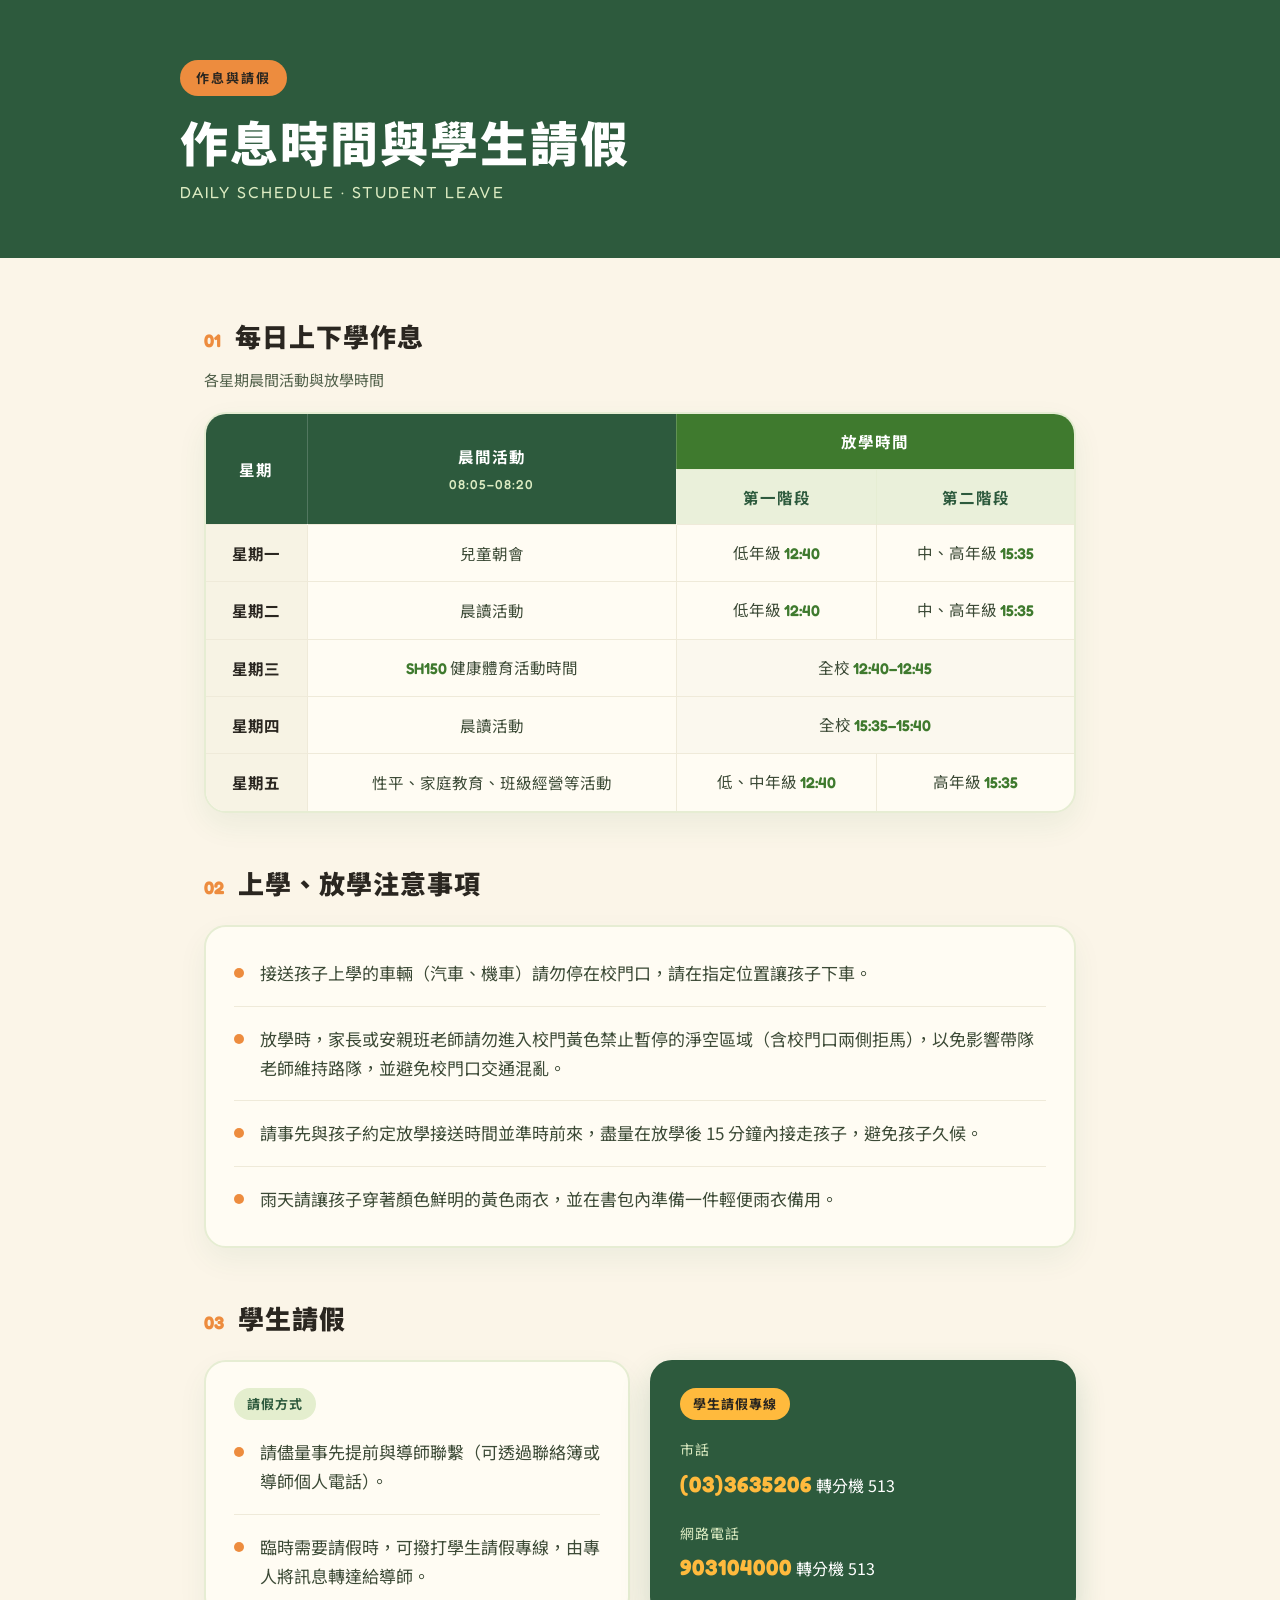
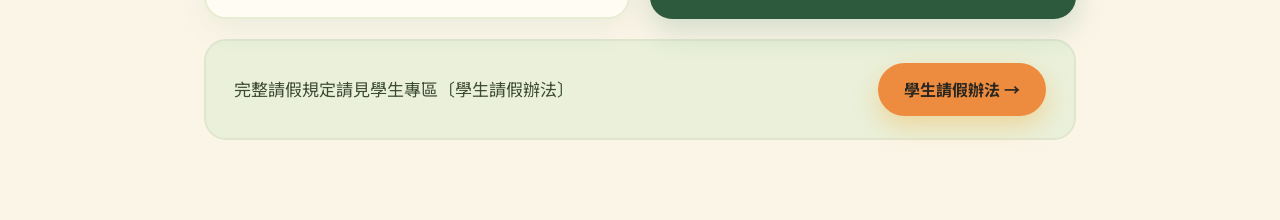
<file: attendance/index.html>
<!DOCTYPE html>
<html lang="zh-Hant-TW">
<head>
<meta charset="utf-8">
<meta name="viewport" content="width=device-width, initial-scale=1">
<title>作息時間與學生請假｜桃園市八德區大忠國小</title>
<link rel="stylesheet" href="styles.css">
</head>
<body>

<header class="site-header">
  <div class="header-inner">
    <span class="badge">作息與請假</span>
    <h1>作息時間與學生請假</h1>
    <p class="subtitle">DAILY SCHEDULE · STUDENT LEAVE</p>
  </div>
</header>

<main class="main">

  <!-- 01 每日上下學作息 -->
  <section>
    <div class="section-head">
      <span class="section-num">01</span>
      <h2>每日上下學作息</h2>
    </div>
    <p class="section-desc">各星期晨間活動與放學時間</p>

    <div class="table-card">
      <table class="schedule">
        <thead>
          <tr>
            <th class="th-main" rowspan="2" scope="col">星期</th>
            <th class="th-main" rowspan="2" scope="col">晨間活動<br><span class="time">08:05–08:20</span></th>
            <th class="th-group" colspan="2" scope="colgroup">放學時間</th>
          </tr>
          <tr>
            <th class="th-sub" scope="col">第一階段</th>
            <th class="th-sub" scope="col">第二階段</th>
          </tr>
        </thead>
        <tbody>
          <tr>
            <th scope="row">星期一</th>
            <td>兒童朝會</td>
            <td>低年級 <span class="t">12:40</span></td>
            <td>中、高年級 <span class="t">15:35</span></td>
          </tr>
          <tr>
            <th scope="row">星期二</th>
            <td>晨讀活動</td>
            <td>低年級 <span class="t">12:40</span></td>
            <td>中、高年級 <span class="t">15:35</span></td>
          </tr>
          <tr>
            <th scope="row">星期三</th>
            <td><span class="t">SH150</span> 健康體育活動時間</td>
            <td class="cell-all" colspan="2">全校 <span class="t">12:40–12:45</span></td>
          </tr>
          <tr>
            <th scope="row">星期四</th>
            <td>晨讀活動</td>
            <td class="cell-all" colspan="2">全校 <span class="t">15:35–15:40</span></td>
          </tr>
          <tr>
            <th scope="row">星期五</th>
            <td>性平、家庭教育、班級經營等活動</td>
            <td>低、中年級 <span class="t">12:40</span></td>
            <td>高年級 <span class="t">15:35</span></td>
          </tr>
        </tbody>
      </table>
    </div>
  </section>

  <!-- 02 上學、放學注意事項 -->
  <section>
    <div class="section-head">
      <span class="section-num">02</span>
      <h2>上學、放學注意事項</h2>
    </div>

    <div class="notice-card">
      <div class="notice-item"><span class="dot"></span><p>接送孩子上學的車輛（汽車、機車）請勿停在校門口，請在指定位置讓孩子下車。</p></div>
      <div class="notice-item"><span class="dot"></span><p>放學時，家長或安親班老師請勿進入校門黃色禁止暫停的淨空區域（含校門口兩側拒馬），以免影響帶隊老師維持路隊，並避免校門口交通混亂。</p></div>
      <div class="notice-item"><span class="dot"></span><p>請事先與孩子約定放學接送時間並準時前來，盡量在放學後 15 分鐘內接走孩子，避免孩子久候。</p></div>
      <div class="notice-item"><span class="dot"></span><p>雨天請讓孩子穿著顏色鮮明的黃色雨衣，並在書包內準備一件輕便雨衣備用。</p></div>
    </div>
  </section>

  <!-- 03 學生請假 -->
  <section>
    <div class="section-head">
      <span class="section-num">03</span>
      <h2>學生請假</h2>
    </div>

    <div class="leave-grid">
      <div class="card">
        <span class="pill pill-green">請假方式</span>
        <div class="notice-item"><span class="dot"></span><p>請儘量事先提前與導師聯繫（可透過聯絡簿或導師個人電話）。</p></div>
        <div class="notice-item"><span class="dot"></span><p>臨時需要請假時，可撥打學生請假專線，由專人將訊息轉達給導師。</p></div>
      </div>

      <div class="phone-card">
        <span class="pill pill-orange">學生請假專線</span>
        <div class="phone-row">
          <span class="phone-label">市話</span>
          <a class="phone-num" href="tel:033635206,,513">(03)3635206</a><span class="ext"> 轉分機 513</span>
        </div>
        <div class="phone-row">
          <span class="phone-label">網路電話</span>
          <a class="phone-num" href="tel:903104000,,513">903104000</a><span class="ext"> 轉分機 513</span>
        </div>
      </div>
    </div>

    <div class="law-bar">
      <p>完整請假規定請見學生專區〔學生請假辦法〕</p>
      <a class="btn" href="https://schoolweb.tyc.edu.tw/~djes_www/uploads/tad_blocks/file/20250208%E5%AD%B8%E7%94%9F%E8%AB%8B%E5%81%87%E8%A6%8F%E5%AE%9A.pdf" target="_blank" rel="noopener">學生請假辦法 →</a>
    </div>
  </section>

</main>

</body>
</html>
</file>
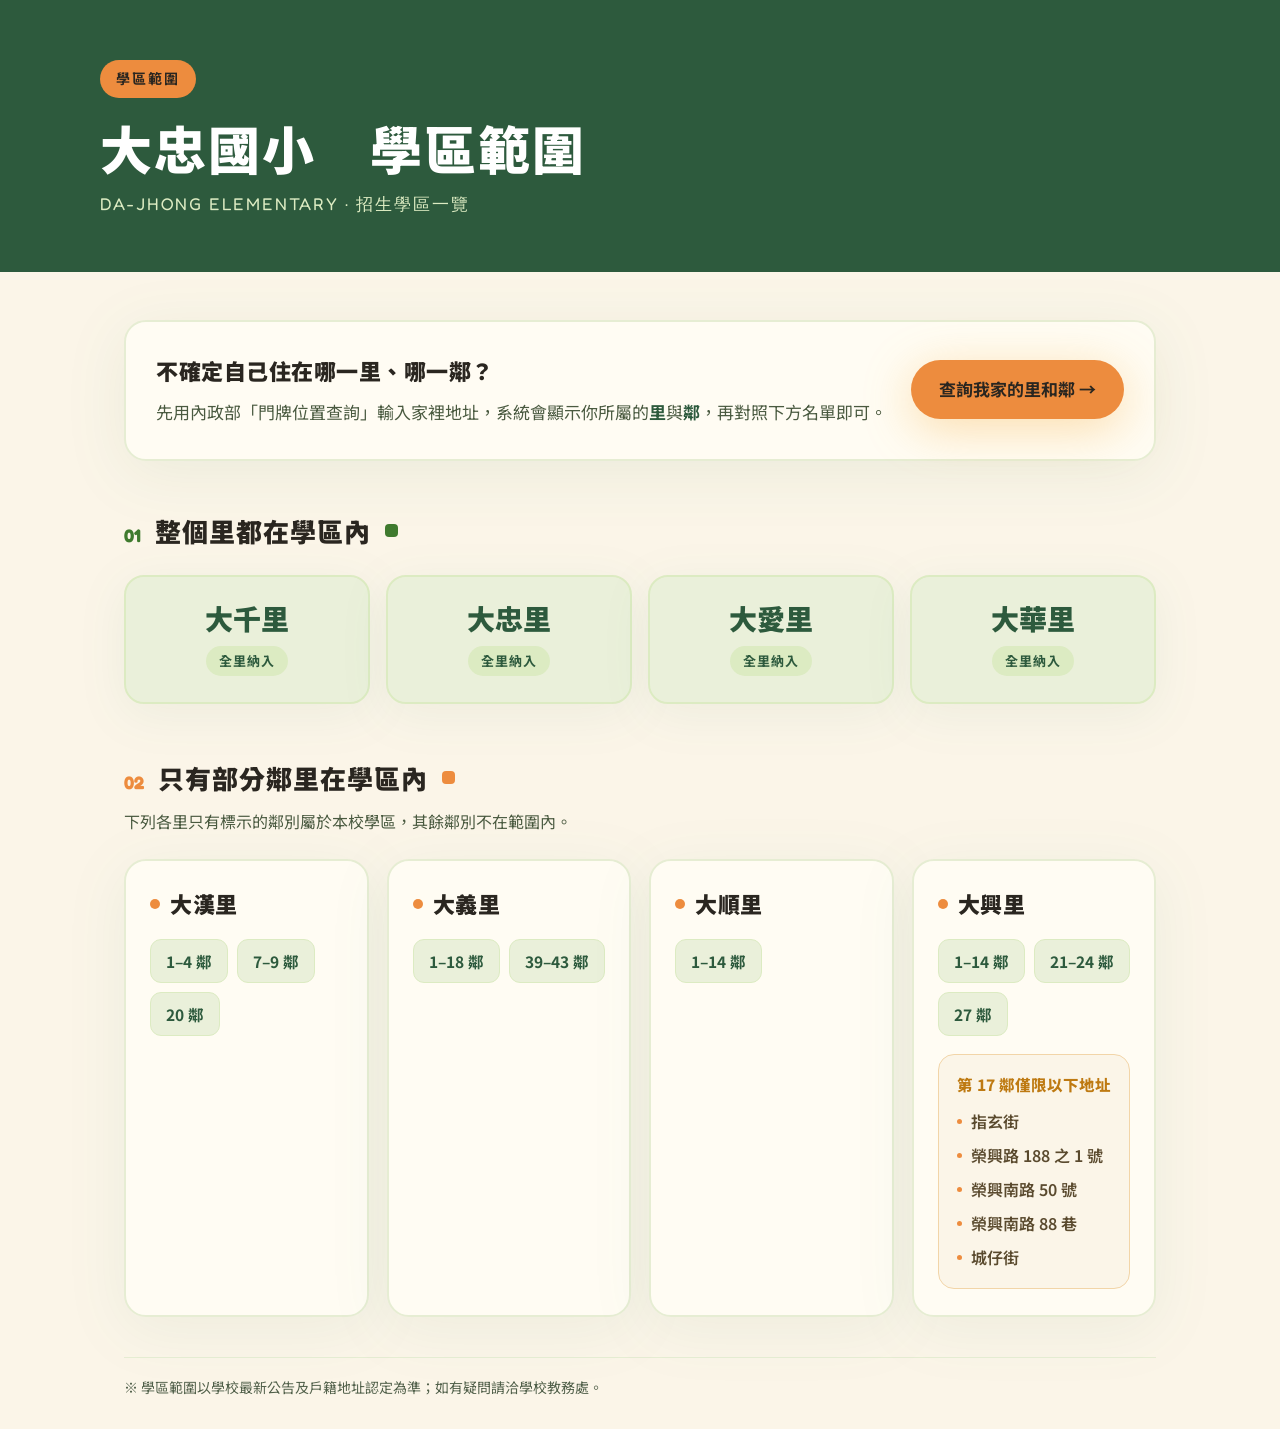
<file: school_district/school_district.html>
<!DOCTYPE html>
<html lang="zh-Hant">
<head>
<meta charset="utf-8">
<meta name="viewport" content="width=device-width, initial-scale=1">
<title>大忠國小　學區範圍</title>
<link rel="preconnect" href="https://fonts.googleapis.com">
<link rel="preconnect" href="https://fonts.gstatic.com" crossorigin>
<link rel="stylesheet" href="styles.css">
</head>
<body>
<div class="dz-page">

  <header class="dz-header">
    <div class="dz-header-inner">
      <span class="dz-badge">學區範圍</span>
      <h1 class="dz-title">大忠國小　學區範圍</h1>
      <p class="dz-subtitle">DA-JHONG ELEMENTARY · 招生學區一覽</p>
    </div>
  </header>

  <main class="dz-main">

    <section class="dz-cta-panel">
      <div class="dz-cta-text">
        <h2>不確定自己住在哪一里、哪一鄰？</h2>
        <p>先用內政部「門牌位置查詢」輸入家裡地址，系統會顯示你所屬的<strong>里</strong>與<strong>鄰</strong>，再對照下方名單即可。</p>
      </div>
      <a class="dz-cta" href="https://addressrs.moi.gov.tw/address/index.cfm?city_id=68000" target="_blank" rel="noopener noreferrer">查詢我家的里和鄰 →</a>
    </section>

    <section class="dz-section">
      <div class="dz-sechead">
        <span class="dz-secnum dz-secnum--green">01</span>
        <h2>整個里都在學區內</h2>
        <span class="dz-dot-square dz-dot-square--green"></span>
      </div>
      <div class="dz-full-grid">
        <div class="dz-full-card">
          <div class="dz-full-name">大千里</div>
          <div class="dz-full-tag">全里納入</div>
        </div>
        <div class="dz-full-card">
          <div class="dz-full-name">大忠里</div>
          <div class="dz-full-tag">全里納入</div>
        </div>
        <div class="dz-full-card">
          <div class="dz-full-name">大愛里</div>
          <div class="dz-full-tag">全里納入</div>
        </div>
        <div class="dz-full-card">
          <div class="dz-full-name">大華里</div>
          <div class="dz-full-tag">全里納入</div>
        </div>
      </div>
    </section>

    <section class="dz-section dz-section--partial">
      <div class="dz-sechead dz-sechead--tight">
        <span class="dz-secnum dz-secnum--orange">02</span>
        <h2>只有部分鄰里在學區內</h2>
        <span class="dz-dot-square dz-dot-square--orange"></span>
      </div>
      <p class="dz-section-note">下列各里只有標示的鄰別屬於本校學區，其餘鄰別不在範圍內。</p>

      <div class="dz-pgrid">
        <div class="dz-pcard">
          <div class="dz-pcard-head">
            <span class="dz-pcard-dot"></span>
            <h3>大漢里</h3>
          </div>
          <div class="dz-chips">
            <span class="dz-chip">1–4 鄰</span>
            <span class="dz-chip">7–9 鄰</span>
            <span class="dz-chip">20 鄰</span>
          </div>
        </div>

        <div class="dz-pcard">
          <div class="dz-pcard-head">
            <span class="dz-pcard-dot"></span>
            <h3>大義里</h3>
          </div>
          <div class="dz-chips">
            <span class="dz-chip">1–18 鄰</span>
            <span class="dz-chip">39–43 鄰</span>
          </div>
        </div>

        <div class="dz-pcard">
          <div class="dz-pcard-head">
            <span class="dz-pcard-dot"></span>
            <h3>大順里</h3>
          </div>
          <div class="dz-chips">
            <span class="dz-chip">1–14 鄰</span>
          </div>
        </div>

        <div class="dz-pcard">
          <div class="dz-pcard-head">
            <span class="dz-pcard-dot"></span>
            <h3>大興里</h3>
          </div>
          <div class="dz-chips">
            <span class="dz-chip">1–14 鄰</span>
            <span class="dz-chip">21–24 鄰</span>
            <span class="dz-chip">27 鄰</span>
          </div>
          <div class="dz-special">
            <div class="dz-special-title">第 17 鄰僅限以下地址</div>
            <div class="dz-special-list">
              <div class="dz-special-item">指玄街</div>
              <div class="dz-special-item">榮興路 188 之 1 號</div>
              <div class="dz-special-item">榮興南路 50 號</div>
              <div class="dz-special-item">榮興南路 88 巷</div>
              <div class="dz-special-item">城仔街</div>
            </div>
          </div>
        </div>
      </div>
    </section>

    <p class="dz-disclaimer">※ 學區範圍以學校最新公告及戶籍地址認定為準；如有疑問請洽學校教務處。</p>

  </main>

</div>
</body>
</html>
</file>
<file: attendance/styles.css>
/* 大忠國小 · 作息時間與學生請假 — 配色：深綠 × 暖橙 × 米白 */
@import url('https://fonts.googleapis.com/css2?family=Fredoka:wght@500;600;700&family=Noto+Sans+TC:wght@400;500;700;900&display=swap');

* { box-sizing: border-box; }

body {
  margin: 0;
  background: #FBF5E8;
  color: #3C4A36;
  font-family: 'Noto Sans TC', 'PingFang TC', 'Microsoft JhengHei', sans-serif;
  line-height: 1.7;
  -webkit-font-smoothing: antialiased;
  min-height: 100vh;
}

.en { font-family: 'Fredoka', sans-serif; }

/* ---------- HEADER ---------- */
.site-header { background: #2D5A3D; padding: 60px 24px 52px; }
.header-inner { max-width: 920px; margin: 0 auto; }
.badge {
  display: inline-block;
  background: #ED8C3E; color: #2A2620;
  font-weight: 700; font-size: 0.8125rem; letter-spacing: 2px;
  padding: 7px 16px; border-radius: 999px; margin-bottom: 18px;
}
.site-header h1 {
  margin: 0 0 10px;
  font-size: clamp(2rem, 5vw, 3rem); font-weight: 900;
  color: #fff; letter-spacing: 2px; line-height: 1.15;
}
.subtitle {
  margin: 0;
  font-family: 'Fredoka', sans-serif; font-size: 1rem;
  color: #DCEBC2; letter-spacing: 2px;
}

/* ---------- MAIN ---------- */
.main {
  max-width: 920px; margin: 0 auto;
  padding: 56px 24px 80px;
  display: flex; flex-direction: column; gap: 48px;
}

.section-head { display: flex; align-items: baseline; gap: 14px; margin-bottom: 20px; }
.section-num { font-family: 'Fredoka', sans-serif; font-size: 1.125rem; font-weight: 700; color: #ED8C3E; }
.main h2 { margin: 0; font-size: 1.625rem; font-weight: 900; color: #2A2620; letter-spacing: 1px; }
.section-desc { margin: -12px 0 20px; font-size: 0.9375rem; color: #51604A; }

/* ---------- TABLE ---------- */
.table-card {
  background: #FFFCF3; border: 2px solid #E6EDD3; border-radius: 22px;
  overflow: hidden; box-shadow: 0 12px 30px rgba(23,107,63,.07);
}
.schedule { border-collapse: collapse; width: 100%; font-size: 0.96875rem; }
.schedule th, .schedule td { padding: 14px 12px; text-align: center; vertical-align: middle; }
.schedule thead th { font-weight: 700; letter-spacing: 1px; }
.th-main { background: #2D5A3D; color: #fff; border-right: 1px solid rgba(255,255,255,.18); }
.th-main .time { font-family: 'Fredoka', sans-serif; font-weight: 500; font-size: 0.8125rem; color: #DCEBC2; }
.th-group { background: #3F7A2E; color: #fff; padding: 12px; }
.th-sub { background: #EAF0DA; color: #2D5A3D; padding: 11px 12px; border-top: 1px solid #E6EDD3; }
.th-sub + .th-sub { border-left: 1px solid #E6EDD3; }
.schedule tbody th[scope="row"] {
  background: #F7F3E4; color: #2A2620; font-weight: 700; white-space: nowrap;
}
.schedule tbody tr > * { border-top: 1px solid #EFEAD9; }
.schedule tbody th[scope="row"],
.schedule tbody td:not(:last-child) { border-right: 1px solid #EFEAD9; }
.schedule tbody td { color: #3C4A36; }
.cell-all { background: #FBF8EE; }
.t { font-family: 'Fredoka', sans-serif; color: #3F7A2E; font-weight: 600; }

/* ---------- NOTICE LIST ---------- */
.notice-card {
  background: #FFFCF3; border: 2px solid #E6EDD3; border-radius: 22px;
  padding: 14px 28px; box-shadow: 0 12px 30px rgba(23,107,63,.06);
}
.notice-item { display: flex; gap: 16px; align-items: flex-start; padding: 18px 0; border-bottom: 1px solid #EFEAD9; }
.notice-item:last-child { border-bottom: 0; }
.notice-item p { margin: 0; font-size: 1.0625rem; color: #3C4A36; }
.dot { flex: none; width: 10px; height: 10px; border-radius: 999px; background: #ED8C3E; margin-top: 9px; }

/* ---------- LEAVE ---------- */
.leave-grid { display: grid; grid-template-columns: repeat(auto-fit, minmax(260px, 1fr)); gap: 20px; }
.card {
  background: #FFFCF3; border: 2px solid #E6EDD3; border-radius: 22px;
  padding: 26px 28px; box-shadow: 0 12px 30px rgba(23,107,63,.06);
}
.pill {
  display: inline-block; font-weight: 700; letter-spacing: 1px;
  padding: 5px 13px; border-radius: 999px; font-size: 0.8125rem; margin-bottom: 18px;
}
.pill-green { color: #2D5A3D; background: #E4EECE; }
.pill-orange { color: #2A2620; background: #FFBA3D; }
.card .notice-item:first-of-type { padding-top: 0; }
.card .notice-item:last-of-type { padding-bottom: 0; }

.phone-card {
  background: #2D5A3D; border: 2px solid #2D5A3D; border-radius: 22px;
  padding: 26px 28px; box-shadow: 0 12px 30px rgba(23,107,63,.18);
}
.phone-row + .phone-row { margin-top: 18px; }
.phone-label { display: block; font-size: 0.875rem; color: #DCEBC2; letter-spacing: 1px; margin-bottom: 4px; }
.phone-num { font-family: 'Fredoka', sans-serif; font-size: 1.375rem; font-weight: 700; color: #FFBA3D; text-decoration: none; letter-spacing: 1px; }
.phone-card .ext { color: #fff; font-size: 1rem; }

.law-bar {
  margin-top: 20px; background: #EAF0DA; border: 2px solid #E0E6CE; border-radius: 22px;
  padding: 22px 28px; display: flex; flex-wrap: wrap; align-items: center;
  justify-content: space-between; gap: 16px;
}
.law-bar p { margin: 0; font-size: 1.0625rem; color: #3C4A36; }
.btn {
  display: inline-flex; align-items: center; gap: 8px;
  background: #ED8C3E; color: #2A2620; font-weight: 700; font-size: 1rem;
  padding: 13px 26px; border-radius: 999px; text-decoration: none;
  box-shadow: 0 10px 24px rgba(244,167,43,.35); transition: background .15s ease;
}
.btn:hover, .btn:focus { background: #FFBA3D; }
a:focus-visible, .btn:focus-visible { outline: 3px solid #2D5A3D; outline-offset: 2px; }
</file>
<file: school_district/styles.css>
@import url('https://fonts.googleapis.com/css2?family=Noto+Sans+TC:wght@400;500;700;900&family=Fredoka:wght@500;600;700&display=swap');

* { box-sizing: border-box; }
html, body { margin: 0; background: #FBF5E8; }

.dz-page {
  font-family: 'Noto Sans TC', sans-serif;
  color: #3C4A36;
  background: #FBF5E8;
  line-height: 1.7;
  -webkit-font-smoothing: antialiased;
  min-height: 100vh;
}

/* Header */
.dz-header { background: #2D5A3D; padding: 60px 24px 54px; }
.dz-header-inner { max-width: 1080px; margin: 0 auto; }
.dz-badge {
  display: inline-block;
  background: #ED8C3E;
  color: #2A2620;
  font-weight: 700;
  font-size: .875rem;
  letter-spacing: 2px;
  padding: 7px 16px;
  border-radius: 999px;
  margin-bottom: 20px;
}
.dz-title {
  margin: 0 0 12px;
  font-size: clamp(2.1rem, 5.2vw, 3.25rem);
  font-weight: 900;
  color: #fff;
  letter-spacing: 2px;
  line-height: 1.15;
}
.dz-subtitle {
  margin: 0;
  font-family: Fredoka, sans-serif;
  font-size: 1.0625rem;
  color: #DCEBC2;
  letter-spacing: 2px;
}

/* Main */
.dz-main { max-width: 1080px; margin: 0 auto; padding: 48px 24px 30px; }

/* CTA panel */
.dz-cta-panel {
  background: #FFFCF3;
  border: 2px solid #E6EDD3;
  border-radius: 22px;
  padding: 30px 30px 32px;
  margin-bottom: 48px;
  filter: drop-shadow(0 12px 30px rgba(23, 107, 63, .07));
  display: flex;
  flex-wrap: wrap;
  gap: 24px;
  align-items: center;
  justify-content: space-between;
}
.dz-cta-text { flex: 1 1 380px; min-width: 280px; }
.dz-cta-text h2 {
  margin: 0 0 8px;
  font-size: 1.375rem;
  font-weight: 900;
  color: #2A2620;
  letter-spacing: .5px;
}
.dz-cta-text p { margin: 0; font-size: 1.0625rem; color: #4A5A40; }
.dz-cta-text strong { color: #2D5A3D; }
.dz-cta {
  flex-shrink: 0;
  display: inline-flex;
  align-items: center;
  gap: 9px;
  background: #ED8C3E;
  color: #2A2620;
  font-weight: 700;
  font-size: 1.0625rem;
  text-decoration: none;
  padding: 15px 28px;
  border-radius: 999px;
  filter: drop-shadow(0 10px 24px rgba(244, 167, 43, .35));
  transition: background .15s ease;
}
.dz-cta:hover { background: #FFBA3D; }
.dz-cta:focus-visible { outline: 3px solid #2D5A3D; outline-offset: 3px; }

/* Section headings */
.dz-section { margin-bottom: 52px; }
.dz-section--partial { margin-bottom: 40px; }
.dz-sechead {
  display: flex;
  align-items: baseline;
  gap: 14px;
  margin-bottom: 22px;
}
.dz-sechead--tight { margin-bottom: 8px; }
.dz-secnum {
  font-family: Fredoka, sans-serif;
  font-size: 1.125rem;
  font-weight: 700;
}
.dz-secnum--green { color: #3F7A2E; }
.dz-secnum--orange { color: #ED8C3E; }
.dz-sechead h2 {
  margin: 0;
  font-size: 1.625rem;
  font-weight: 900;
  color: #2A2620;
  letter-spacing: 1px;
}
.dz-dot-square {
  width: 13px;
  height: 13px;
  border-radius: 4px;
  align-self: center;
}
.dz-dot-square--green { background: #3F7A2E; }
.dz-dot-square--orange { background: #ED8C3E; }
.dz-section-note { margin: 0 0 24px; font-size: 1rem; color: #4A5A40; }

/* Full-li grid */
.dz-full-grid {
  display: grid;
  grid-template-columns: repeat(auto-fit, minmax(180px, 1fr));
  gap: 16px;
}
.dz-full-card {
  background: #EAF0DA;
  border: 2px solid #DCEBC2;
  border-radius: 20px;
  padding: 26px 22px;
  text-align: center;
  filter: drop-shadow(0 10px 24px rgba(23, 107, 63, .06));
}
.dz-full-name { font-size: 1.75rem; font-weight: 900; color: #2D5A3D; line-height: 1.1; }
.dz-full-tag {
  display: inline-block;
  margin-top: 12px;
  font-size: .8125rem;
  font-weight: 700;
  color: #2D5A3D;
  background: #DCEBC2;
  padding: 4px 13px;
  border-radius: 999px;
  letter-spacing: 1px;
}

/* Partial grid */
.dz-pgrid {
  display: grid;
  grid-template-columns: repeat(4, 1fr);
  gap: 18px;
  align-items: stretch;
}
.dz-pcard {
  background: #FFFCF3;
  border: 2px solid #E6EDD3;
  border-radius: 22px;
  padding: 24px 24px 26px;
  filter: drop-shadow(0 12px 30px rgba(23, 107, 63, .06));
  display: flex;
  flex-direction: column;
}
.dz-pcard-head {
  display: flex;
  align-items: center;
  gap: 10px;
  margin-bottom: 16px;
}
.dz-pcard-dot {
  width: 10px;
  height: 10px;
  border-radius: 50%;
  background: #ED8C3E;
  flex-shrink: 0;
}
.dz-pcard-head h3 {
  margin: 0;
  font-size: 1.375rem;
  font-weight: 900;
  color: #2A2620;
  letter-spacing: .5px;
}
.dz-chips { display: flex; flex-wrap: wrap; gap: 9px; }
.dz-chip {
  font-weight: 700;
  font-size: .96875rem;
  background: #EAF0DA;
  color: #2D5A3D;
  border: 1.5px solid #DCEBC2;
  padding: 8px 15px;
  border-radius: 11px;
}
.dz-special {
  margin-top: 18px;
  background: #FBF5E8;
  border: 1.5px solid #F2D5A8;
  border-radius: 16px;
  padding: 16px 18px;
}
.dz-special-title {
  font-weight: 800;
  font-size: .96875rem;
  color: #BE7A12;
  margin-bottom: 10px;
}
.dz-special-list { display: flex; flex-direction: column; gap: 7px; }
.dz-special-item {
  display: flex;
  align-items: center;
  gap: 9px;
  font-size: 1rem;
  font-weight: 600;
  color: #5A4A2E;
}
.dz-special-item::before {
  content: "";
  width: 5px;
  height: 5px;
  border-radius: 50%;
  background: #ED8C3E;
  flex-shrink: 0;
}

/* Disclaimer */
.dz-disclaimer {
  font-size: .875rem;
  color: #51604A;
  margin: 8px 0 0;
  border-top: 1px solid #E6EDD3;
  padding-top: 18px;
}

@media (max-width: 900px) { .dz-pgrid { grid-template-columns: repeat(2, 1fr); } }
@media (max-width: 560px) { .dz-pgrid { grid-template-columns: 1fr; } }
</file>
